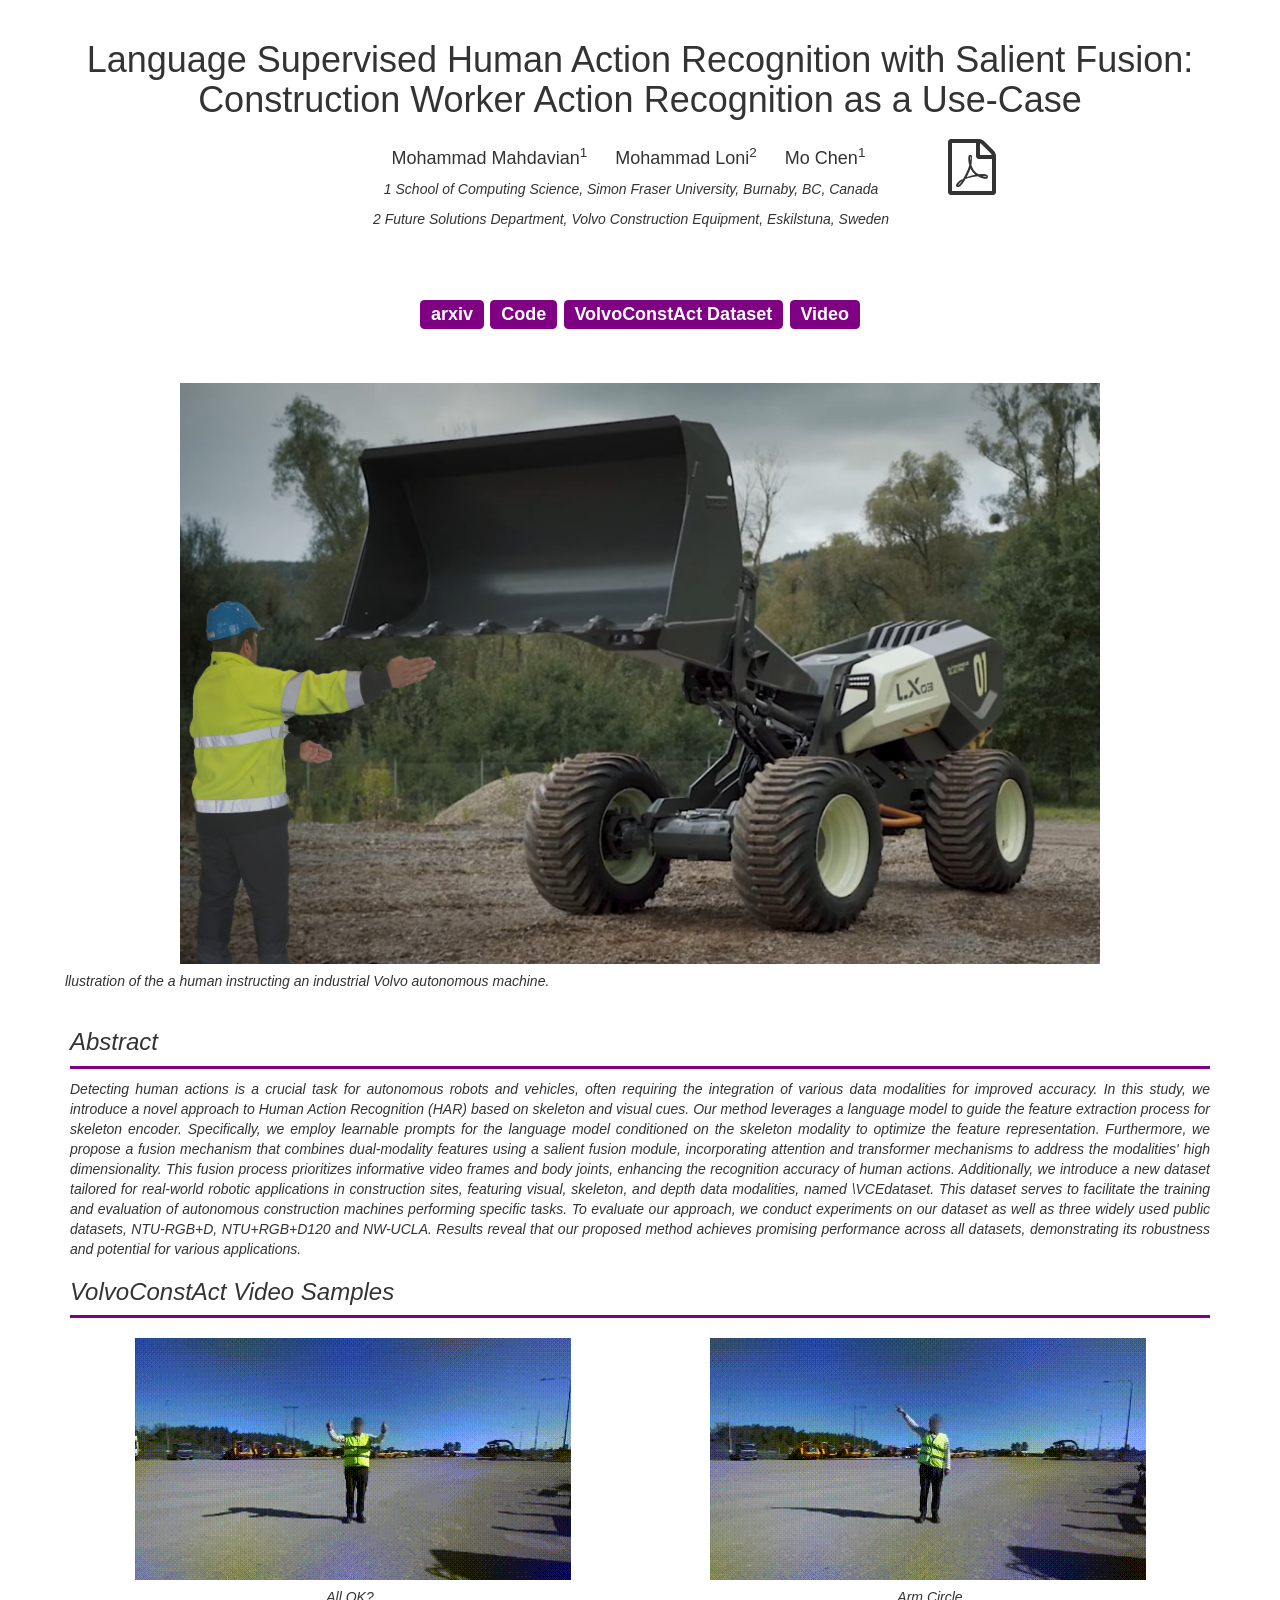
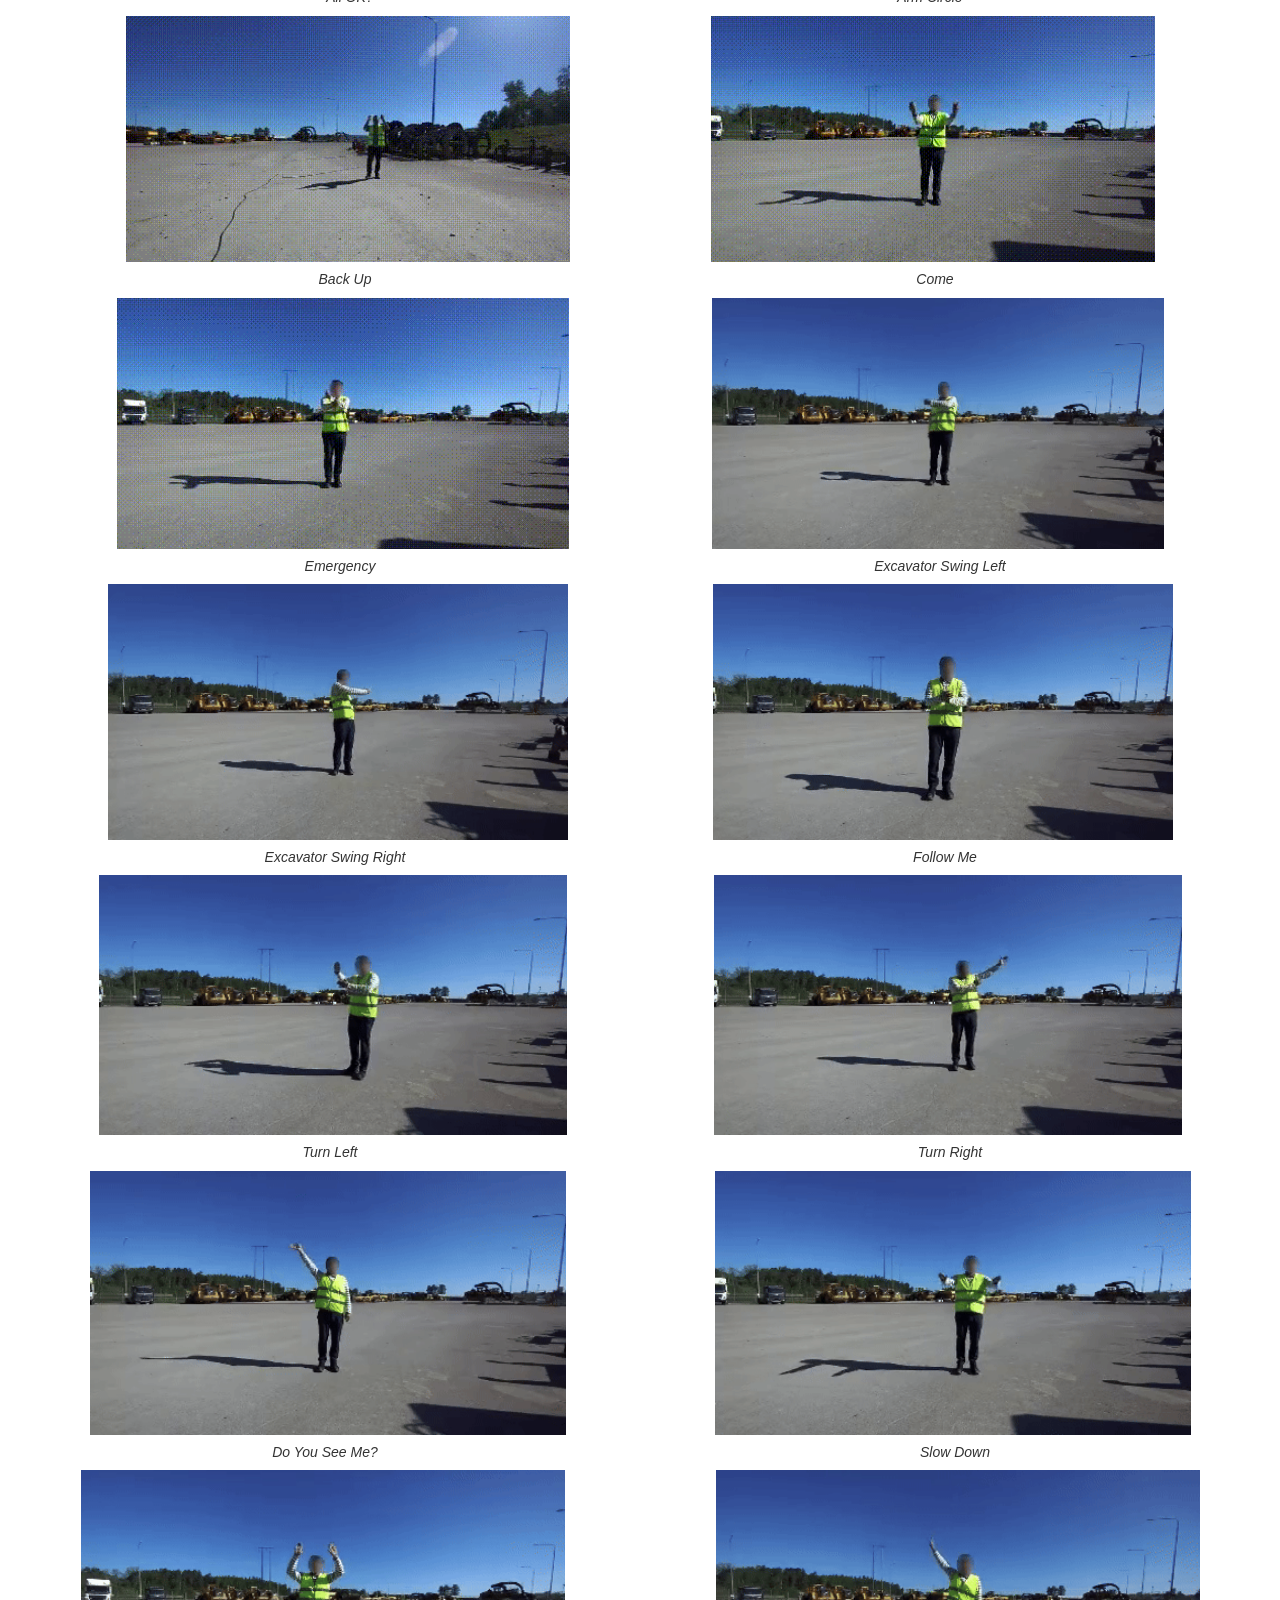
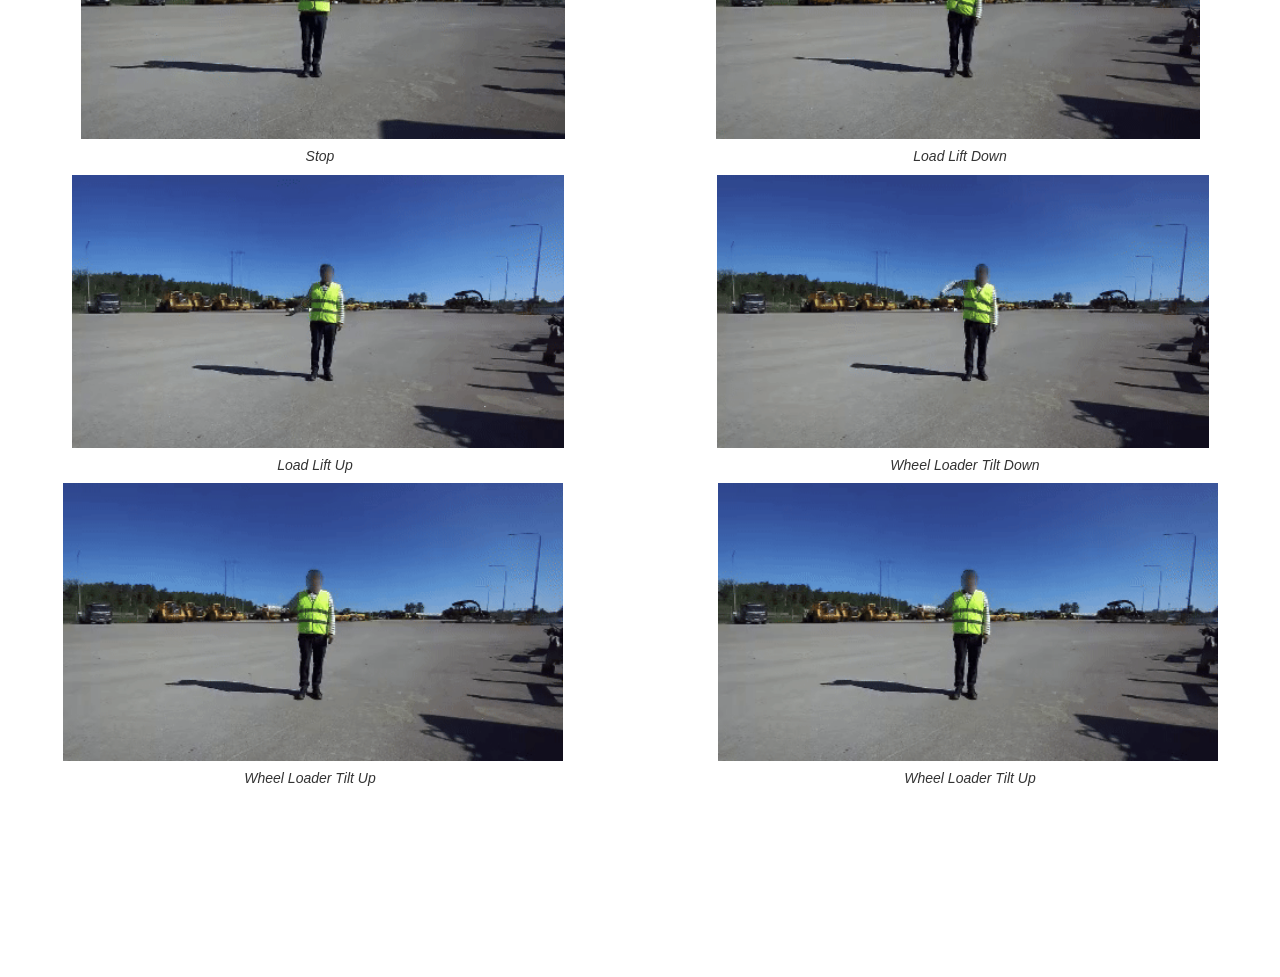
<file: ls_har/index.html>
<html lang="en">
<head>
    <title>LS_HAR</title>
    <meta name="description" content="Project page for Language Supervised Human Action Recognition with Salient Fusion: Construction Worker Action Recognition as a Use-Case.">
    <meta name="viewport" content="width=device-width, initial-scale=1, user-scalable=yes">
    <meta charset="utf-8">

    <link rel="stylesheet" href="https://maxcdn.bootstrapcdn.com/bootstrap/3.4.1/css/bootstrap.min.css">
    <link rel="stylesheet" href="https://cdnjs.cloudflare.com/ajax/libs/font-awesome/4.7.0/css/font-awesome.min.css">
    <link href="style.css" rel="stylesheet">
    <script src="https://ajax.googleapis.com/ajax/libs/jquery/3.4.1/jquery.min.js"></script>
    <script src="https://maxcdn.bootstrapcdn.com/bootstrap/3.4.1/js/bootstrap.min.js"></script>    
</head>
<body>


<!--Title-->    
<div class="container" style="text-align:center; padding:2rem 15px">
    <div class="row" style="text-align:center">
        <h1>Language Supervised Human Action Recognition with Salient Fusion: Construction Worker Action Recognition as a Use-Case</h1>
    </div>
    <div class="row" style="text-align:center">
        <div class="col-xs-0 col-md-3"></div>
        <div class="col-xs-12 col-md-6">
        <h4>
            <!-- How to write authors and how to do we need links?-->
            <nobr>Mohammad Mahdavian<sup>1</sup></nobr><sup></sup> &emsp;
            <nobr>Mohammad Loni<sup>2</sup></nobr><sup></sup> &emsp;
            <nobr>Mo Chen<sup>1</sup></nobr><sup></sup> </a>&emsp;
        </h4>

        <p><em><center>1 School of Computing Science, Simon Fraser University, Burnaby, BC, Canada  &emsp;</center></em></p>
        <p><em><center>2 Future Solutions Department, Volvo Construction Equipment, Eskilstuna, Sweden  &emsp;</center></em></p>

            <!-- <sup>2</sup> Shanghai Jiao Tong University &emsp;
        <sup>3</sup> Tencent AI Lab, Shenzhen -->
        <!-- Rosie Labs, <nobr>Simon Fraser University</nobr>, <nobr>Burnaby</nobr>, British Columbia,
        <nobr>Canada</nobr> -->
        </div>
        <div class="hidden-xs hidden-sm col-md-1" style="text-align:left; margin-left:0px; margin-right:0px">
        <a href="https://arxiv.org/pdf/2410.01962" style="color:inherit">
            <i class="fa fa-file-pdf-o fa-4x"></i></a> 
        </div>
        <!-- <div class="hidden-xs hidden-sm col-md-2" style="text-align:left; margin-left:0px;">
        <a href="https://github.com/monniert/dti-clustering" style="color:inherit">
            <i class="fa fa-github fa-4x"></i></a>
        </div> -->
    </div>
</div>





<!--Links-->
<div class="container" style="text-align:center; padding:1rem">
    <h3 style="text-align:center; padding-top:1rem; padding-bottom: 2em">
      <!--<a class="label label-info" href="resrc/paper.pdf">Paper</a>
      <a class="label label-info" href="resrc/annotate_no_gpt.csv">Annotations</a>
      <a class="label label-info" href="resrc/annotate_gpt.csv">Annotations  w/Results</a>
      <a class="label label-info" href="https://dev9032.d1ab6be83l9u2m.amplifyapp.com/">Annotation Website</a>
      <a class="label label-info" href="resrc/ref.bib">BibTeX</a> -->
        
      <a class="label label-info" href="https://arxiv.org/pdf/2410.01962">arxiv</a>
      <a class="label label-info" href="https://github.com/VCEET/ConstAct_HAR_SFU">Code</a>
      <a class="label label-info" href="https://vault.sfu.ca/index.php/s/TsY56IcvQ1hR6F2">VolvoConstAct Dataset</a>
      <a class="label label-info" href="https://youtu.be/1O9NRZH03aY">Video</a>
    </h3>
    <img src="resrc/VCE_Usecase_5.jpg" alt="teaser.png" class="text-center" style="width: 80%; max-width: 2000px">
    <p><h5><em>llustration of the a human instructing an industrial Volvo autonomous machine.</h5></p>    
</div>



<div class="container">
    <h3>Abstract</h3>
    <hr/>
    <p>
	Detecting human actions is a crucial task for autonomous robots and vehicles, often requiring the integration of various data modalities for improved accuracy. 
        In this study, we introduce a novel approach to Human Action Recognition (HAR) based on skeleton and visual cues. Our method leverages a language model to guide the feature extraction process for skeleton encoder. 
        Specifically, we employ learnable prompts for the language model conditioned on the skeleton modality to optimize the feature representation. 
        Furthermore, we propose a fusion mechanism that combines dual-modality features using a salient fusion module, incorporating attention and transformer mechanisms to address the modalities' high dimensionality. 
        This fusion process prioritizes informative video frames and body joints, enhancing the recognition accuracy of human actions. 
        Additionally, we introduce a new dataset tailored for real-world robotic applications in construction sites, featuring visual, skeleton, and depth data modalities, named \VCEdataset. 
        This dataset serves to facilitate the training and evaluation of autonomous construction machines performing specific tasks. To evaluate our approach,
        we conduct experiments on our dataset as well as three widely used public datasets, NTU-RGB+D, NTU+RGB+D120 and NW-UCLA. 
        Results reveal that our proposed method achieves promising performance across all datasets, demonstrating its robustness and potential for various applications.
    </p>

    <h3>VolvoConstAct Video Samples</h3>
    <hr/>



          <div class="row" style="text-align:center; padding: 1rem">
          <div class="col-sm-6">
              <img src="resrc/gifs/AllOK_1_anonymized.gif" alt="dti.png"  class="text-center" style="width: 80%; max-width: 1100px">
          </div>
          <div class="col-sm-6">
              <img src="resrc/gifs/ArmCircle_1_anonymized.gif" alt="deep_tsf.png"  class="text-center" style="width: 80%; max-width: 1100px">
          </div>
	  <div class="row" style="text-align:center; padding:1rem">
          <div class="col-sm-6">
            <p><h5><center>All OK?</center></h5></p>
          </div>
          <div class="col-sm-6">
            <p><h5><center>Arm Circle</center></h5></p>
          </div>
          <div class="row" style="text-align:center; padding:1rem">
	  <div class="col-sm-6">
              <img src="resrc/gifs/BackUp_2_anonymized.gif" alt="deep_tsf.png"  class="text-center" style="width: 80%; max-width: 1100px">
          </div>
          <div class="col-sm-6">
              <img src="resrc/gifs/Come_1_anonymized.gif" alt="dti.png"  class="text-center" style="width: 80%; max-width: 1100px">
          </div>
	  <div class="row" style="text-align:center; padding:1rem">
          <div class="col-sm-6">
            <p><h5><center>Back Up</center></h5></p>
          </div>
          <div class="col-sm-6">
            <p><h5><center>Come</center></h5></p>
          </div>
	  <div class="row" style="text-align:center; padding:1rem">
          <div class="col-sm-6">
              <img src="resrc/gifs/Emergency_1_anonymized.gif" alt="deep_tsf.png"  class="text-center" style="width: 80%; max-width: 1100px">
          </div>
          <div class="col-sm-6">
              <img src="resrc/gifs/Exc_Swing_Left_1_anonymized-ezgif.com-video-to-gif-converter.gif" alt="deep_tsf.png"  class="text-center" style="width: 80%; max-width: 1100px">
          </div>
	  <div class="row" style="text-align:center; padding:1rem">
          <div class="col-sm-6">
            <p><h5><center>Emergency</center></h5></p>
          </div>
          <div class="col-sm-6">
            <p><h5><center>Excavator Swing Left</center></h5></p>
          </div>
	  <div class="row" style="text-align:center; padding:1rem">
          <div class="col-sm-6">
              <img src="resrc/gifs/Exc_Swing_Right_1_anonymized-ezgif.com-video-to-gif-converter.gif" alt="dti.png"  class="text-center" style="width: 80%; max-width: 1100px">
          </div>
          <div class="col-sm-6">
              <img src="resrc/gifs/FollowMe_Clapping_1_anonymized-ezgif.com-video-to-gif-converter.gif" alt="deep_tsf.png"  class="text-center" style="width: 80%; max-width: 1100px">
          </div>
	  <div class="row" style="text-align:center; padding:1rem">
          <div class="col-sm-6">
            <p><h5><center>Excavator Swing Right</center></h5></p>
          </div>
          <div class="col-sm-6">
            <p><h5><center>Follow Me</center></h5></p>
          </div>
	  <div class="row" style="text-align:center; padding:1rem">
          <div class="col-sm-6">
              <img src="resrc/gifs/Left_1_anonymized-ezgif.com-video-to-gif-converter.gif" alt="deep_tsf.png"  class="text-center" style="width: 80%; max-width: 1100px">
          </div>
          <div class="col-sm-6">
              <img src="resrc/gifs/Right_1_anonymized-ezgif.com-video-to-gif-converter.gif" alt="dti.png"  class="text-center" style="width: 80%; max-width: 1100px">
          </div>
	  <div class="row" style="text-align:center; padding:1rem">
          <div class="col-sm-6">
            <p><h5><center>Turn Left</center></h5></p>
          </div>
          <div class="col-sm-6">
            <p><h5><center>Turn Right</center></h5></p>
          </div>
	  <div class="row" style="text-align:center; padding:1rem">
          <div class="col-sm-6">
              <img src="resrc/gifs/SeeMe_1_anonymized-ezgif.com-video-to-gif-converter.gif" alt="deep_tsf.png"  class="text-center" style="width: 80%; max-width: 1100px">
          </div>
          <div class="col-sm-6">
              <img src="resrc/gifs/Slow_Down_1_anonymized-ezgif.com-video-to-gif-converter.gif" alt="deep_tsf.png"  class="text-center" style="width: 80%; max-width: 1100px">
          </div>
	  <div class="row" style="text-align:center; padding:1rem">
	  <div class="col-sm-6">
            <p><h5><center>Do You See Me?</center></h5></p>
          </div>
          <div class="col-sm-6">
            <p><h5><center>Slow Down</center></h5></p>
          </div>
	  <div class="row" style="text-align:center; padding:1rem">
	  <div class="col-sm-6">
              <img src="resrc/gifs/Stop_1_anonymized-ezgif.com-video-to-gif-converter.gif" alt="dti.png"  class="text-center" style="width: 80%; max-width: 1100px">
          </div>
          <div class="col-sm-6">
              <img src="resrc/gifs/WL_Lift_Down_1_anonymized-ezgif.com-video-to-gif-converter.gif" alt="deep_tsf.png"  class="text-center" style="width: 80%; max-width: 1100px">
          </div>
	  <div class="row" style="text-align:center; padding:1rem">
	  <div class="col-sm-6">
            <p><h5><center>Stop</center></h5></p>
          </div>
          <div class="col-sm-6">
            <p><h5><center>Load Lift Down</center></h5></p>
          </div>
	  <div class="row" style="text-align:center; padding:1rem">
          <div class="col-sm-6">
              <img src="resrc/gifs/WL_Lift_Up_1_anonymized-ezgif.com-video-to-gif-converter.gif" alt="deep_tsf.png"  class="text-center" style="width: 80%; max-width: 1100px">
          </div>
          <div class="col-sm-6">
              <img src="resrc/gifs/WL_Tilt_Down_1_anonymized-ezgif.com-video-to-gif-converter.gif" alt="dti.png"  class="text-center" style="width: 80%; max-width: 1100px">
          </div>
	  <div class="row" style="text-align:center; padding:1rem">
	  <div class="col-sm-6">
            <p><h5><center>Load Lift Up </center></h5></p>
          </div>
          <div class="col-sm-6">
            <p><h5><center>Wheel Loader Tilt Down</center></h5></p>
          </div>
	  <div class="row" style="text-align:center; padding:1rem">
          <div class="col-sm-6">
              <img src="resrc/gifs/WL_Tilt_UP_1_anonymized-ezgif.com-video-to-gif-converter.gif" alt="deep_tsf.png"  class="text-center" style="width: 80%; max-width: 1100px">
          </div>
	  <div class="col-sm-6">
              <img src="resrc/gifs/WL_Tilt_UP_1_anonymized-ezgif.com-video-to-gif-converter.gif" alt="deep_tsf.png"  class="text-center" style="width: 80%; max-width: 1100px">
          </div>
	  <div class="row" style="text-align:center; padding:1rem">
          <div class="col-sm-6">
            <p><h5><center>Wheel Loader Tilt Up</center></h5></p>
          </div>
	  <div class="col-sm-6">
            <p><h5><center>Wheel Loader Tilt Up</center></h5></p>
          </div>
      </div>


  <!--    <div class="row" style="text-align:center; padding:1rem">
          <div class="col-sm-6">
            <p><h5><center>Performance evaluation of MCTS-DRL in the absence
              of obstacles with the human walking in straight line (left
              figure) and the presence of an obstacle (right figure) in
              which the robot turned left to avoid occlusion. The robot
              and human’s trajectories are shown with points and line,
              respectively. The side bar shows the time starting with the
              purple and ending with red color, respectively.</center></h5></p>
          </div>
          <div class="col-sm-6">
            <p><h5><center>Performance evaluation of MCTS-DRL in the absence
              of obstacles with the human walking in a U -shaped path
              (left figure) and the presence of an obstacle (right figure) in
              which the robot changed its direction to avoid occlusion. The
              robot and human’s orientation is shown with the green arrows
              at the time of direction altering. The robot and human’s
              trajectories are shown with points and line, respectively. The
              side bar shows the time starting with the purple and ending
              with red color, respectively.</center></h5></p>
          </div>
      </div> -->

<!--       <h4 style="padding-top:0.5em">BibTeX</h4>
      If you find this work useful for your research, please cite:
      <div class="card">
        <div class="card-block">
          <pre class="card-text clickselect">
            @inproceedings{X,
            title={An MCTS-DRL Based Obstacle and Occlusion Avoidance Methodology in Robotic Follow-Ahead Applications},
            author={Leisiazar, Sahar AND Park, Edward AND Lim, Angelica AND Chen, Mo},   
            booktitle={IEEE/RSJ International Conference on Intelligent Robots and Systems (IROS)},
            year={2023},
            }
          </pre>
        </div>
      </div> -->

</div>      


</body>
</html>
</file>
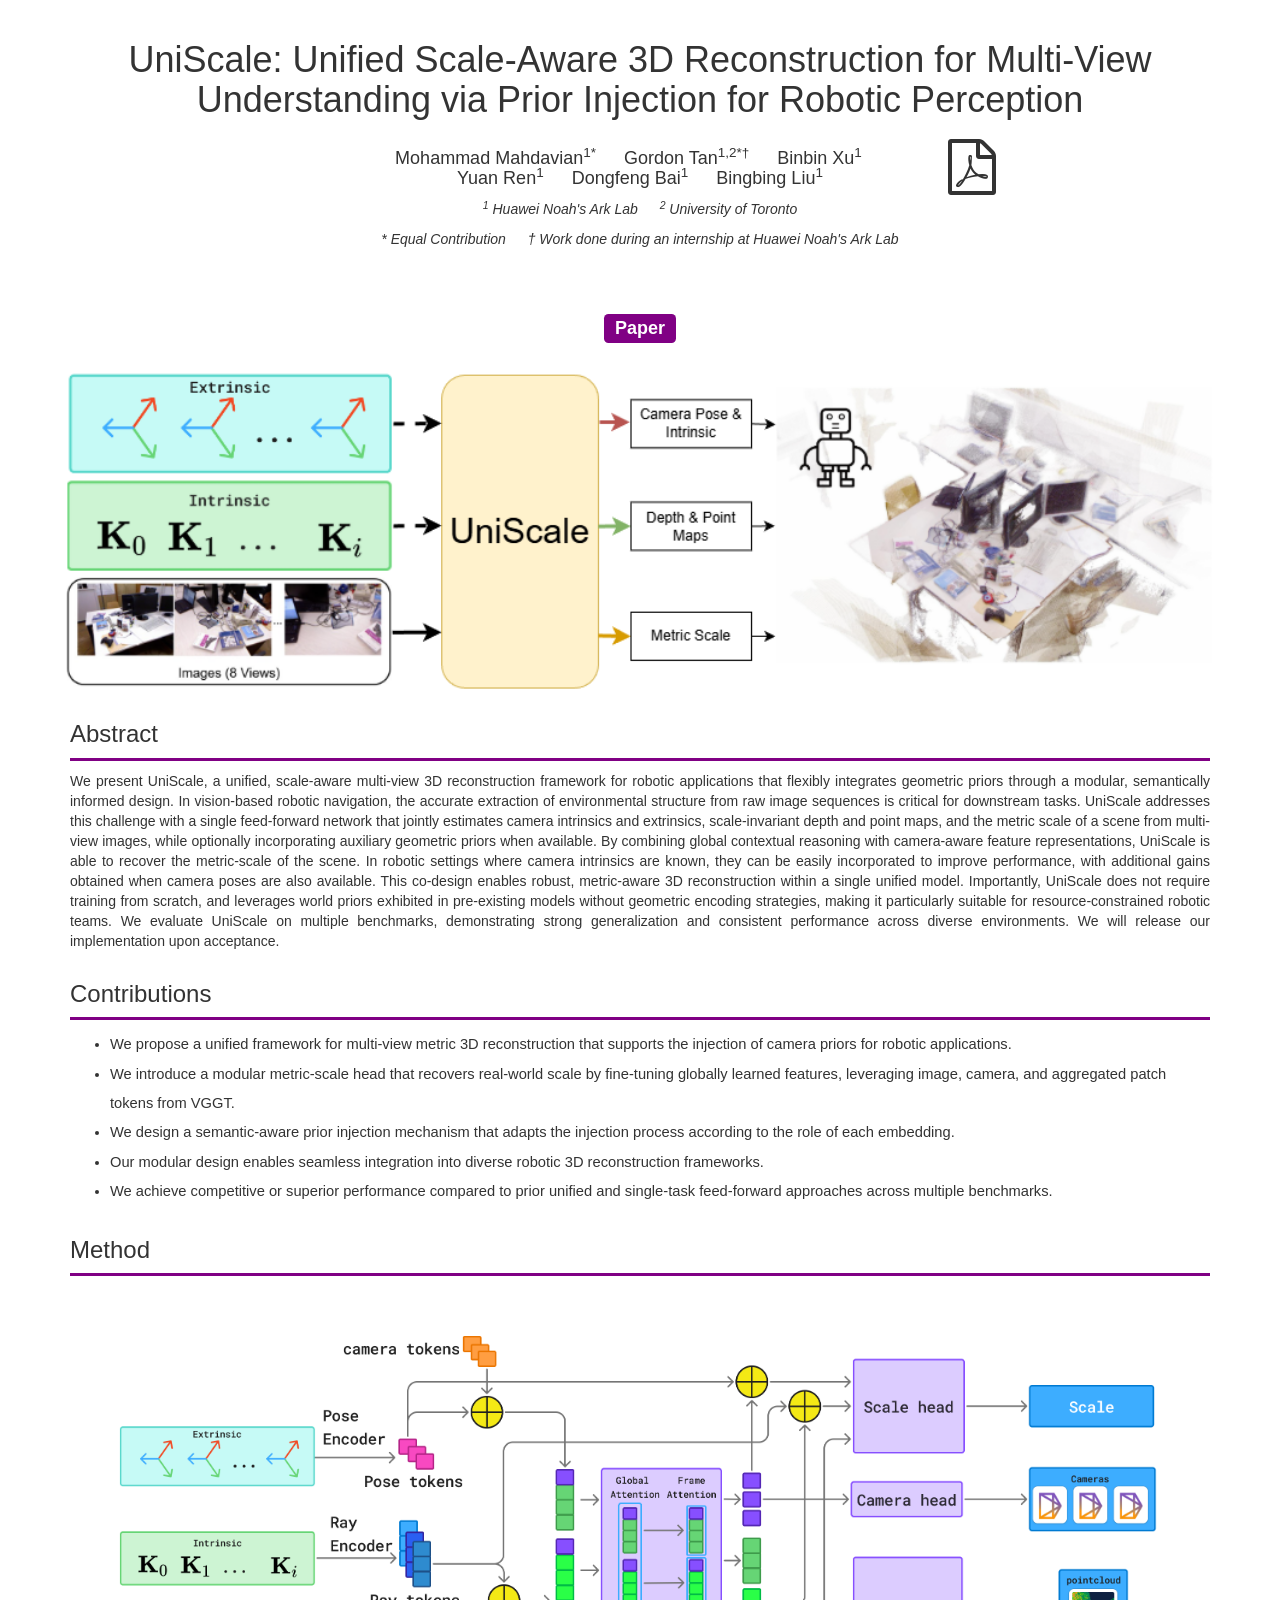
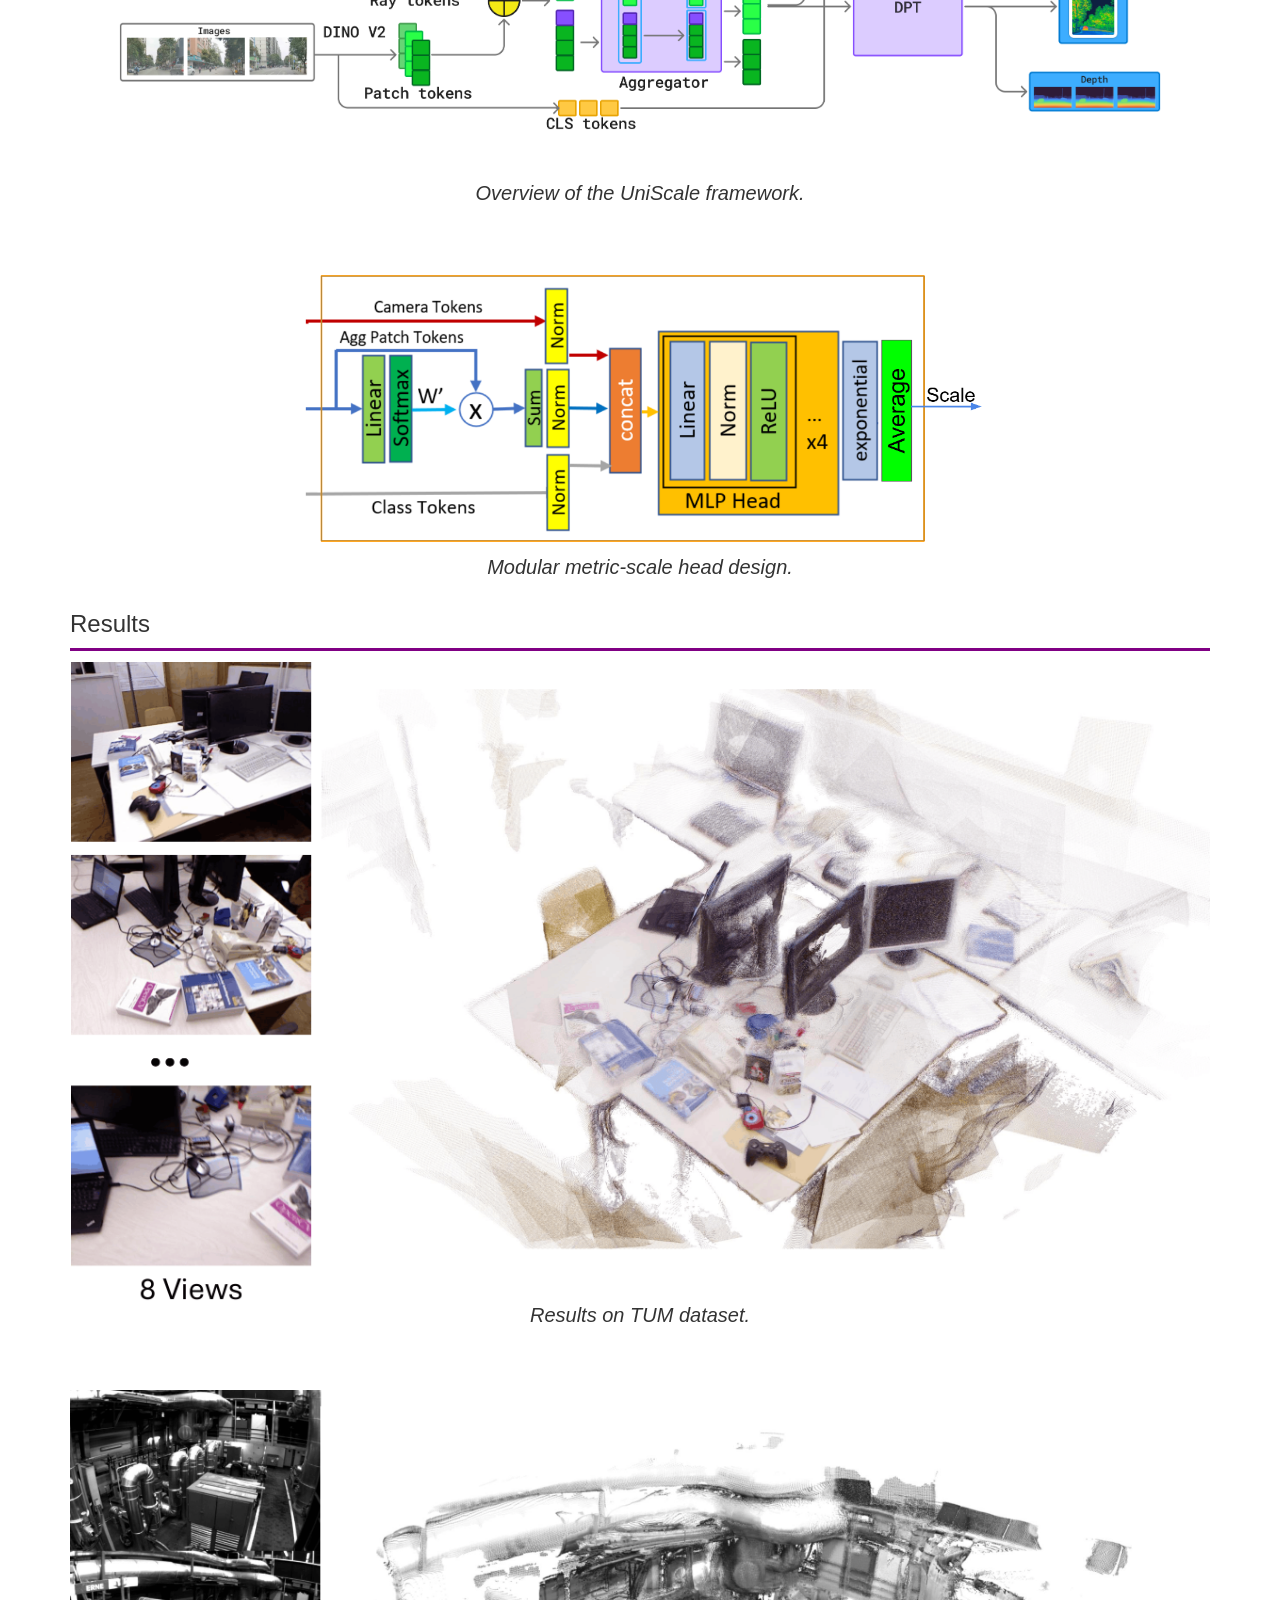
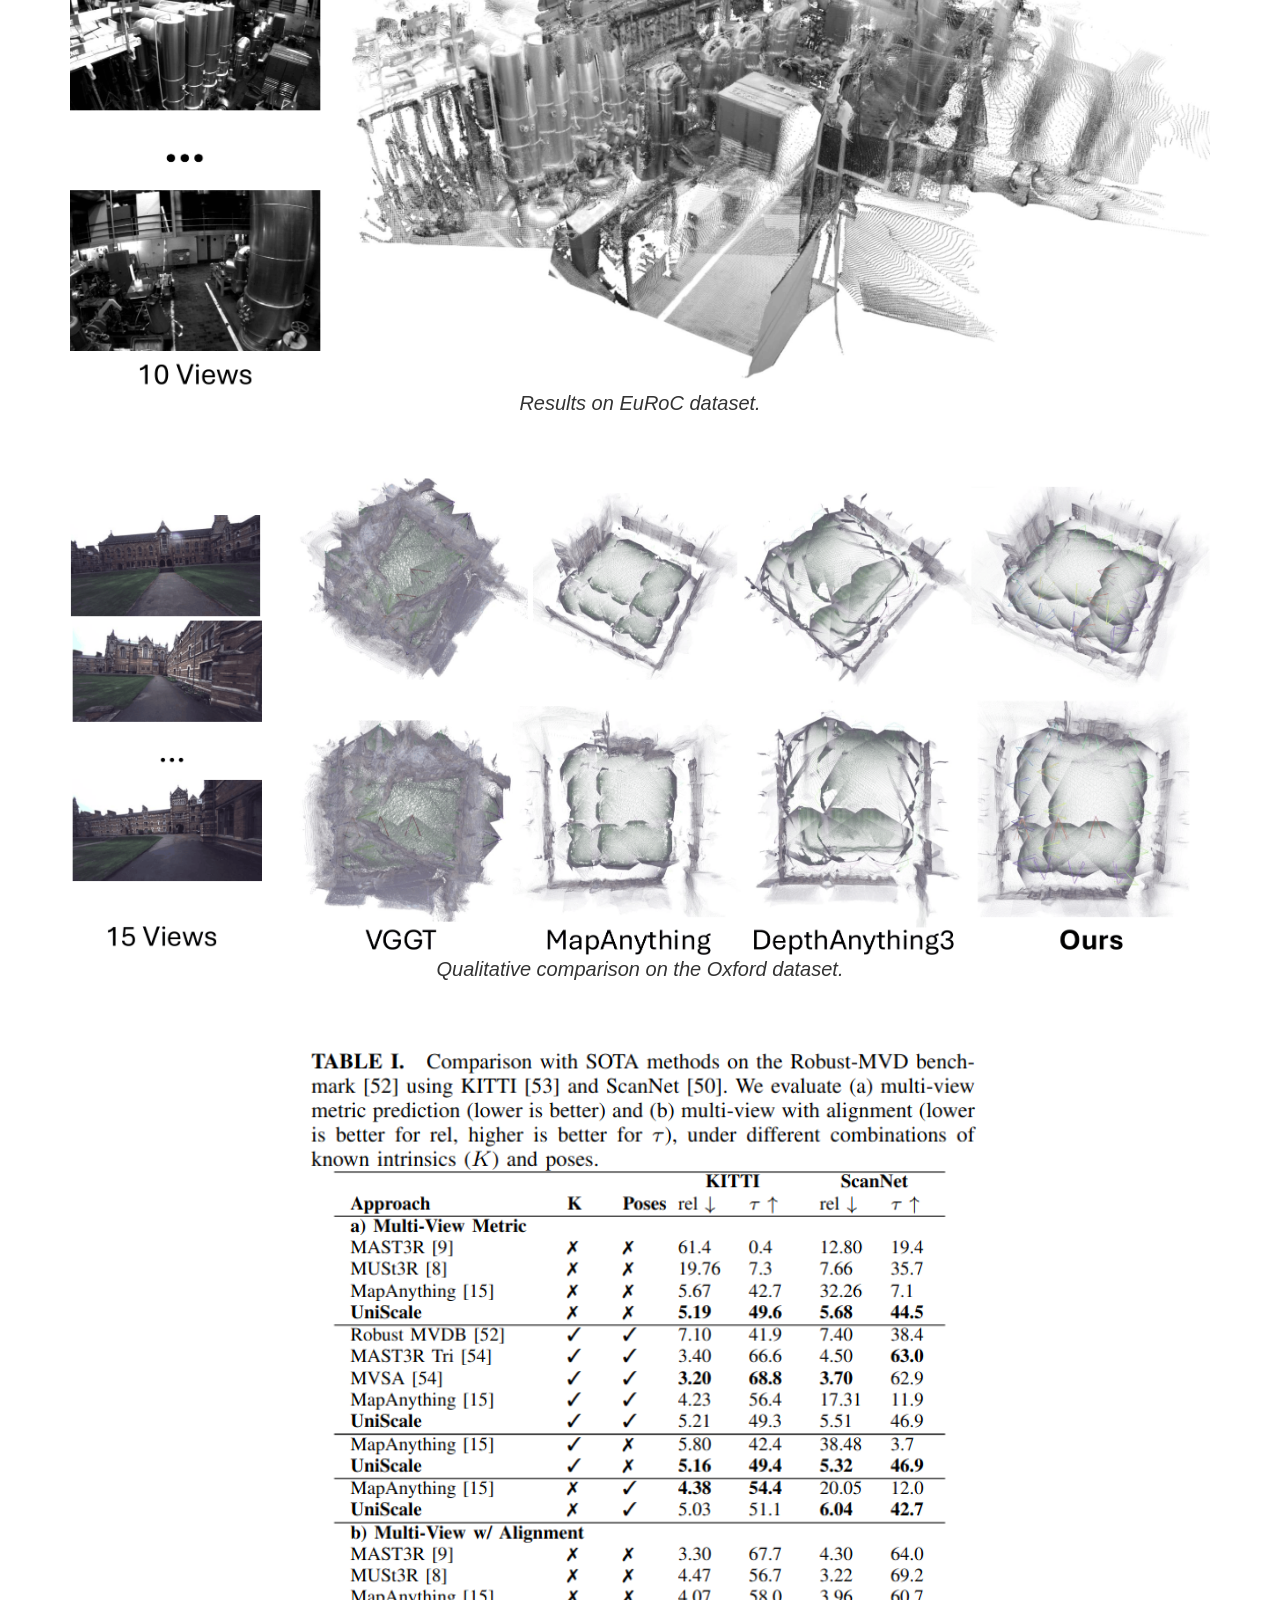
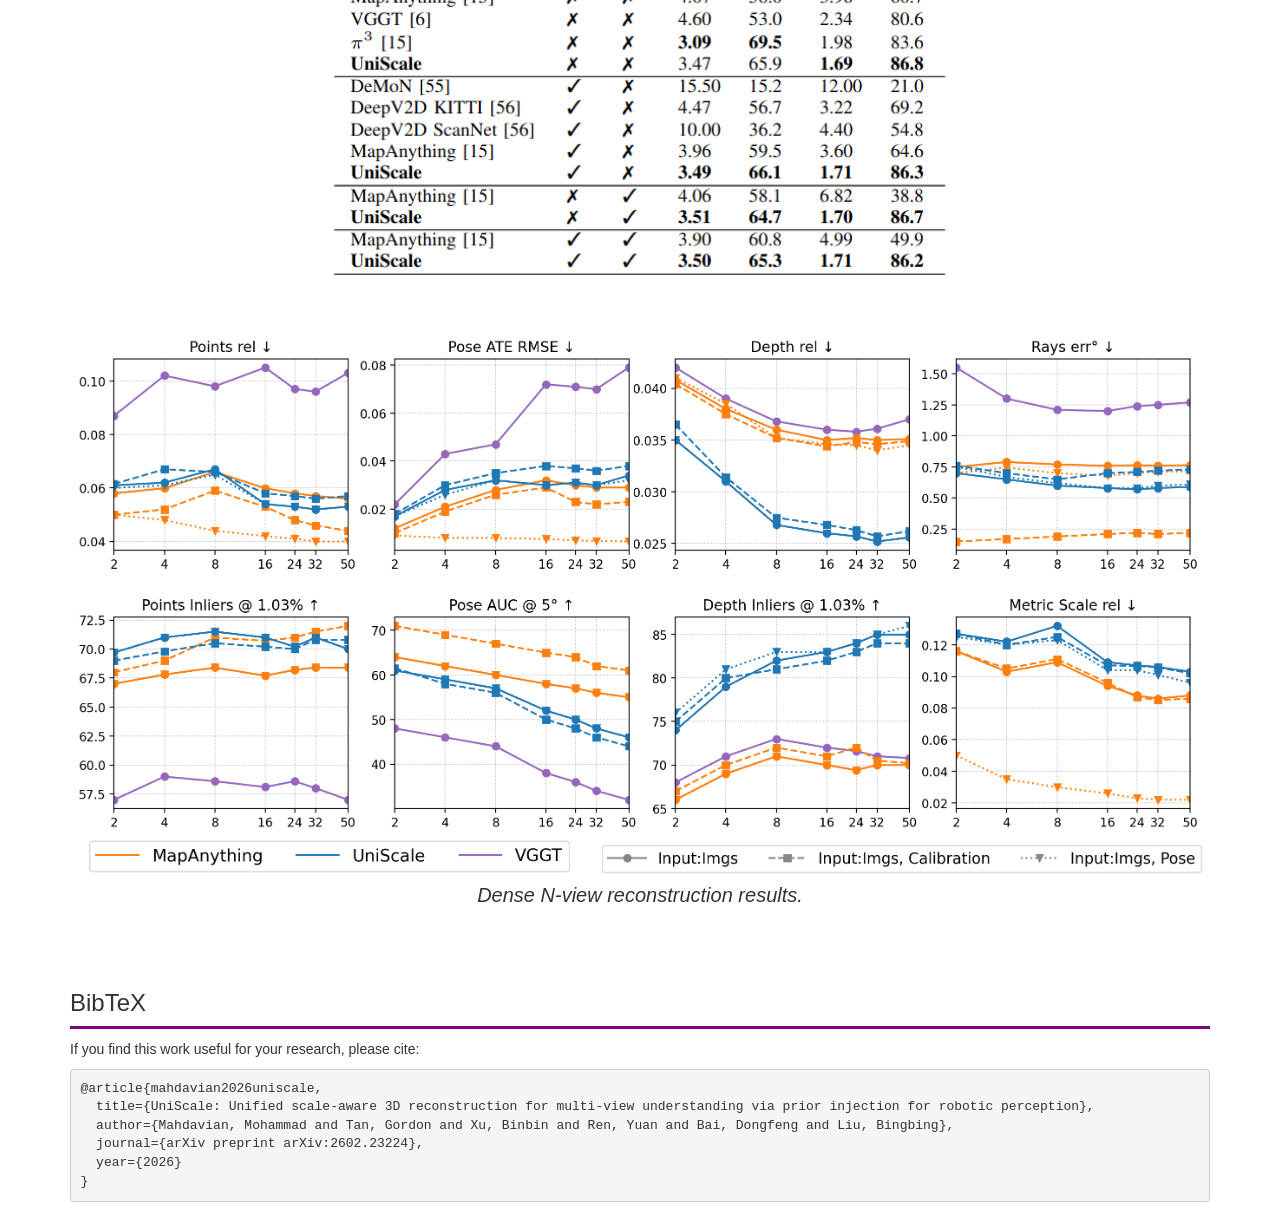
<file: uniscale/index.html>
<html lang="en">
<head>
    <title>UniScale</title>
    <meta name="description" content="Project page for UniScale: Unified Scale-Aware 3D Reconstruction for Multi-View Understanding via Prior Injection for Robotic Perception.">
    <meta name="viewport" content="width=device-width, initial-scale=1, user-scalable=yes">
    <meta charset="utf-8">

    <link rel="stylesheet" href="https://maxcdn.bootstrapcdn.com/bootstrap/3.4.1/css/bootstrap.min.css">
    <link rel="stylesheet" href="https://cdnjs.cloudflare.com/ajax/libs/font-awesome/4.7.0/css/font-awesome.min.css">
    <link href="style.css" rel="stylesheet">
    <script src="https://ajax.googleapis.com/ajax/libs/jquery/3.4.1/jquery.min.js"></script>
    <script src="https://maxcdn.bootstrapcdn.com/bootstrap/3.4.1/js/bootstrap.min.js"></script>
</head>
<body>


<!--Title-->
<div class="container" style="text-align:center; padding:2rem 15px">
    <div class="row" style="text-align:center">
        <h1>UniScale: Unified Scale-Aware 3D Reconstruction for Multi-View Understanding via Prior Injection for Robotic Perception</h1>
    </div>
    <div class="row" style="text-align:center">
        <div class="col-xs-0 col-md-3"></div>
        <div class="col-xs-12 col-md-6">
        <h4>
            <nobr>Mohammad Mahdavian<sup>1*</sup></nobr> &emsp;
            <nobr>Gordon Tan<sup>1,2*†</sup></nobr> &emsp;
            <nobr>Binbin Xu<sup>1</sup></nobr> &emsp;
            <nobr>Yuan Ren<sup>1</sup></nobr> &emsp;
            <nobr>Dongfeng Bai<sup>1</sup></nobr> &emsp;
            <nobr>Bingbing Liu<sup>1</sup></nobr>
        </h4>

        <p><em><center><sup>1</sup> Huawei Noah's Ark Lab &emsp; <sup>2</sup> University of Toronto</center></em></p>
        <p><em><center>* Equal Contribution &emsp; † Work done during an internship at Huawei Noah's Ark Lab</center></em></p>

        </div>
        <div class="hidden-xs hidden-sm col-md-1" style="text-align:left; margin-left:0px; margin-right:0px">
        <a href="https://arxiv.org/abs/2602.23224" style="color:inherit">
            <i class="fa fa-file-pdf-o fa-4x"></i></a>
        </div>
    </div>
</div>


<!--Links-->
<div class="container" style="text-align:center; padding:1rem">
    <h3 style="text-align:center; padding-top:1rem; padding-bottom:1em">
      <a class="label label-info" href="https://arxiv.org/abs/2602.23224">Paper</a>
    </h3>
    <img src="../IROS_UniScale_submit/figures/first_fig3.png" alt="UniScale teaser" class="text-center" style="width: 100%; max-width: 1200px">
</div>



<div class="container">
    <h3>Abstract</h3>
    <hr/>
    <p>
We present UniScale, a unified, scale-aware multi-view 3D reconstruction framework for robotic applications that flexibly integrates geometric priors through a modular, semantically informed design. In vision-based robotic navigation, the accurate extraction of environmental structure from raw image sequences is critical for downstream tasks. UniScale addresses this challenge with a single feed-forward network that jointly estimates camera intrinsics and extrinsics, scale-invariant depth and point maps, and the metric scale of a scene from multi-view images, while optionally incorporating auxiliary geometric priors when available. By combining global contextual reasoning with camera-aware feature representations, UniScale is able to recover the metric-scale of the scene. In robotic settings where camera intrinsics are known, they can be easily incorporated to improve performance, with additional gains obtained when camera poses are also available. This co-design enables robust, metric-aware 3D reconstruction within a single unified model. Importantly, UniScale does not require training from scratch, and leverages world priors exhibited in pre-existing models without geometric encoding strategies, making it particularly suitable for resource-constrained robotic teams. We evaluate UniScale on multiple benchmarks, demonstrating strong generalization and consistent performance across diverse environments. We will release our implementation upon acceptance.
    </p>
</div>


<div class="container">
    <h3>Contributions</h3>
    <hr/>
    <ul style="text-align:left; font-size:1.05em; line-height:2em;">
        <li>We propose a unified framework for multi-view metric 3D reconstruction that supports the injection of camera priors for robotic applications.</li>
        <li>We introduce a modular metric-scale head that recovers real-world scale by fine-tuning globally learned features, leveraging image, camera, and aggregated patch tokens from VGGT.</li>
        <li>We design a semantic-aware prior injection mechanism that adapts the injection process according to the role of each embedding.</li>
        <li>Our modular design enables seamless integration into diverse robotic 3D reconstruction frameworks.</li>
        <li>We achieve competitive or superior performance compared to prior unified and single-task feed-forward approaches across multiple benchmarks.</li>
    </ul>
</div>


<div class="container">
    <h3>Method</h3>
    <hr/>
    <div style="text-align:center; padding-bottom:5rem;">
        <img src="../IROS_UniScale_submit/figures/UniScale.png" alt="UniScale overview" class="text-center" style="width: 100%; max-width: 1200px">
        <p><em>Overview of the UniScale framework.</em></p>
    </div>
    <div style="text-align:center;">
        <img src="../IROS_UniScale_submit/figures/scale_head2.png" alt="Scale head" class="text-center" style="width: 60%; max-width: 700px">
        <p><em>Modular metric-scale head design.</em></p>
    </div>
</div>


<div class="container">
    <h3>Results</h3>
    <hr/>

    <div style="text-align:center; padding-bottom:5rem;">
        <img src="../IROS_UniScale_submit/figures/wild/tum_table-crop.png" alt="TUM results" class="text-center" style="width:100%; max-width:1200px;">
        <p><em>Results on TUM dataset.</em></p>
    </div>

    <div style="text-align:center; padding-bottom:5rem;">
        <img src="../IROS_UniScale_submit/figures/wild/euroc-crop.png" alt="EuRoC results" class="text-center" style="width:100%; max-width:1200px;">
        <p><em>Results on EuRoC dataset.</em></p>
    </div>

    <div style="text-align:center; padding-bottom:5rem;">
        <img src="../IROS_UniScale_submit/figures/compare/oxford-injection-crop.png" alt="Oxford injection comparison" class="text-center" style="width:100%; max-width:1200px;">
        <p><em>Qualitative comparison on the Oxford dataset.</em></p>
    </div>

    <div style="text-align:center; padding-bottom:5rem;">
        <img src="../IROS_UniScale_submit/figures/robust_mvd_comparison.png" alt="Robust-MVD benchmark comparison" class="text-center" style="width: 60%; max-width: 700px">
    </div>

    <div style="text-align:center; padding-bottom:5rem;">
        <img src="../IROS_UniScale_submit/figures/dense_n/dense-n-view-v3.png" alt="Dense N-view results" class="text-center" style="width: 100%; max-width: 1200px">
        <p><em>Dense N-view reconstruction results.</em></p>
    </div>
</div>



<div class="container">
    <h3>BibTeX</h3>
    <hr/>
    <p>If you find this work useful for your research, please cite:</p>
    <div class="card">
        <div class="card-block">
            <pre class="card-text clickselect">@article{mahdavian2026uniscale,
  title={UniScale: Unified scale-aware 3D reconstruction for multi-view understanding via prior injection for robotic perception},
  author={Mahdavian, Mohammad and Tan, Gordon and Xu, Binbin and Ren, Yuan and Bai, Dongfeng and Liu, Bingbing},
  journal={arXiv preprint arXiv:2602.23224},
  year={2026}
}</pre>
        </div>
    </div>
</div>


</body>
</html>
</file>
<file: ls_har/style.css>
h1 {
	margin-bottom: 2rem;
}

h5{
  font-weight: normal;
  text-align: justify;
}
a {
	color: #800084;
}

a:hover {
  color: #cb5920;
  text-decoration: none;
}

hr {
  margin-top: 1rem;
  margin-bottom: 1rem;
  border: 0;
  border-top: 3px solid #800084;
}

hrs {
    margin-top: 1rem;
    margin-bottom: 1rem;
    border: 0;
    border-top: 1px solid #800084;
}

hr.new {
  margin-top: 1rem;
  margin-bottom: 1rem;
  border: 0;
  border-top: 2px solid #800084;
}


p {
  text-align: justify;
}

td {
  font-size: 5px;
  padding: 2px;
  text-align: center;
}

table {
  border-collapse: collapse;
  margin-bottom: 1.3em;
  width:80%;
}

.current_tab{font-weight: bold;}

.subdued_text{
  color: #999999;
  margin: 0px 1em 1em 0px;
}

.blank{
  height: 2em;
  clear: both;
}

.label-info {
  background-color: #800084;
}

.label-info[href]:hover {
  background-color: #cb5920;
}
</file>
<file: uniscale/style.css>
h1 {
	margin-bottom: 2rem;
}

h5{
  font-weight: normal;
  text-align: justify;
}
a {
	color: #800084;
}

a:hover {
  color: #cb5920;
  text-decoration: none;
}

hr {
  margin-top: 1rem;
  margin-bottom: 1rem;
  border: 0;
  border-top: 3px solid #800084;
}

hrs {
    margin-top: 1rem;
    margin-bottom: 1rem;
    border: 0;
    border-top: 1px solid #800084;
}

hr.new {
  margin-top: 1rem;
  margin-bottom: 1rem;
  border: 0;
  border-top: 2px solid #800084;
}


p {
  text-align: justify;
}

p em {
  font-size: 20px;
  display: block;
  text-align: center;
}

td {
  font-size: 5px;
  padding: 2px;
  text-align: center;
}

table {
  border-collapse: collapse;
  margin-bottom: 1.3em;
  width:80%;
}

.current_tab{font-weight: bold;}

.subdued_text{
  color: #999999;
  margin: 0px 1em 1em 0px;
}

.blank{
  height: 2em;
  clear: both;
}

.label-info {
  background-color: #800084;
}

.label-info[href]:hover {
  background-color: #cb5920;
}
</file>
